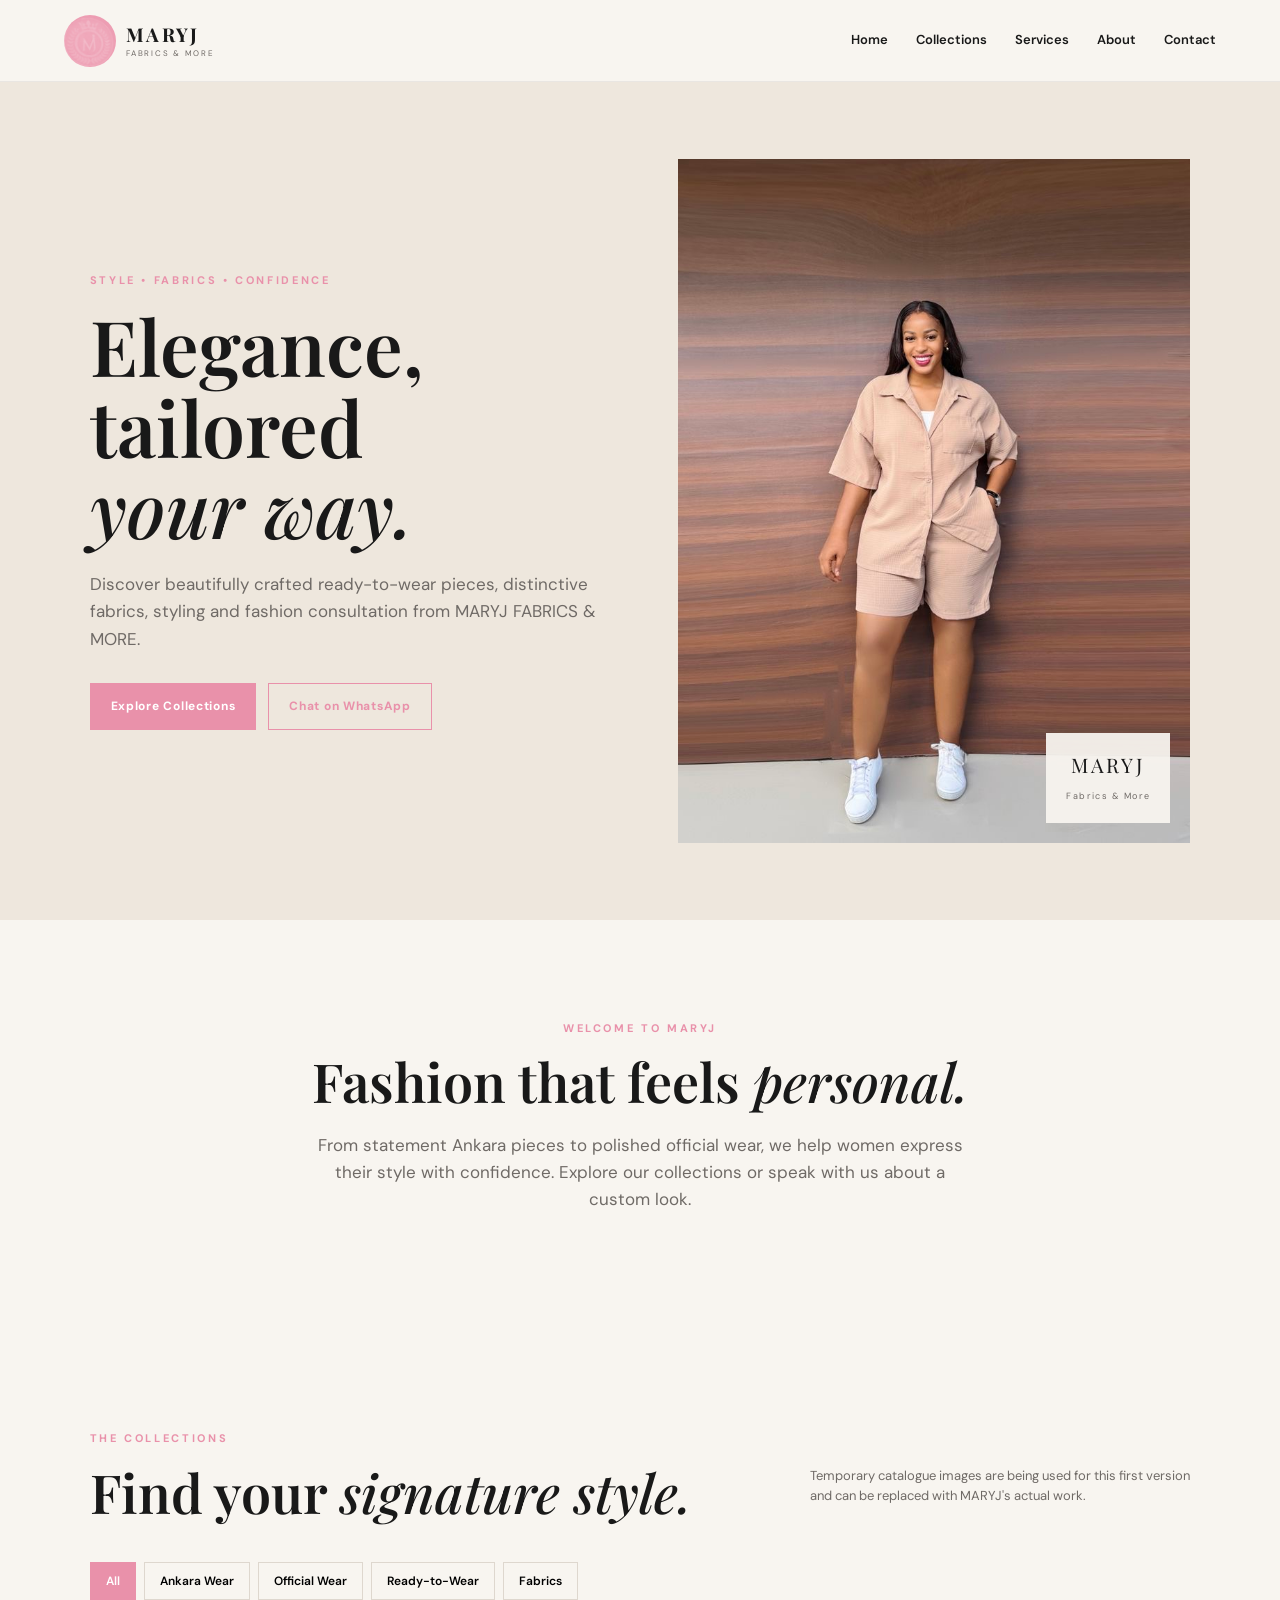
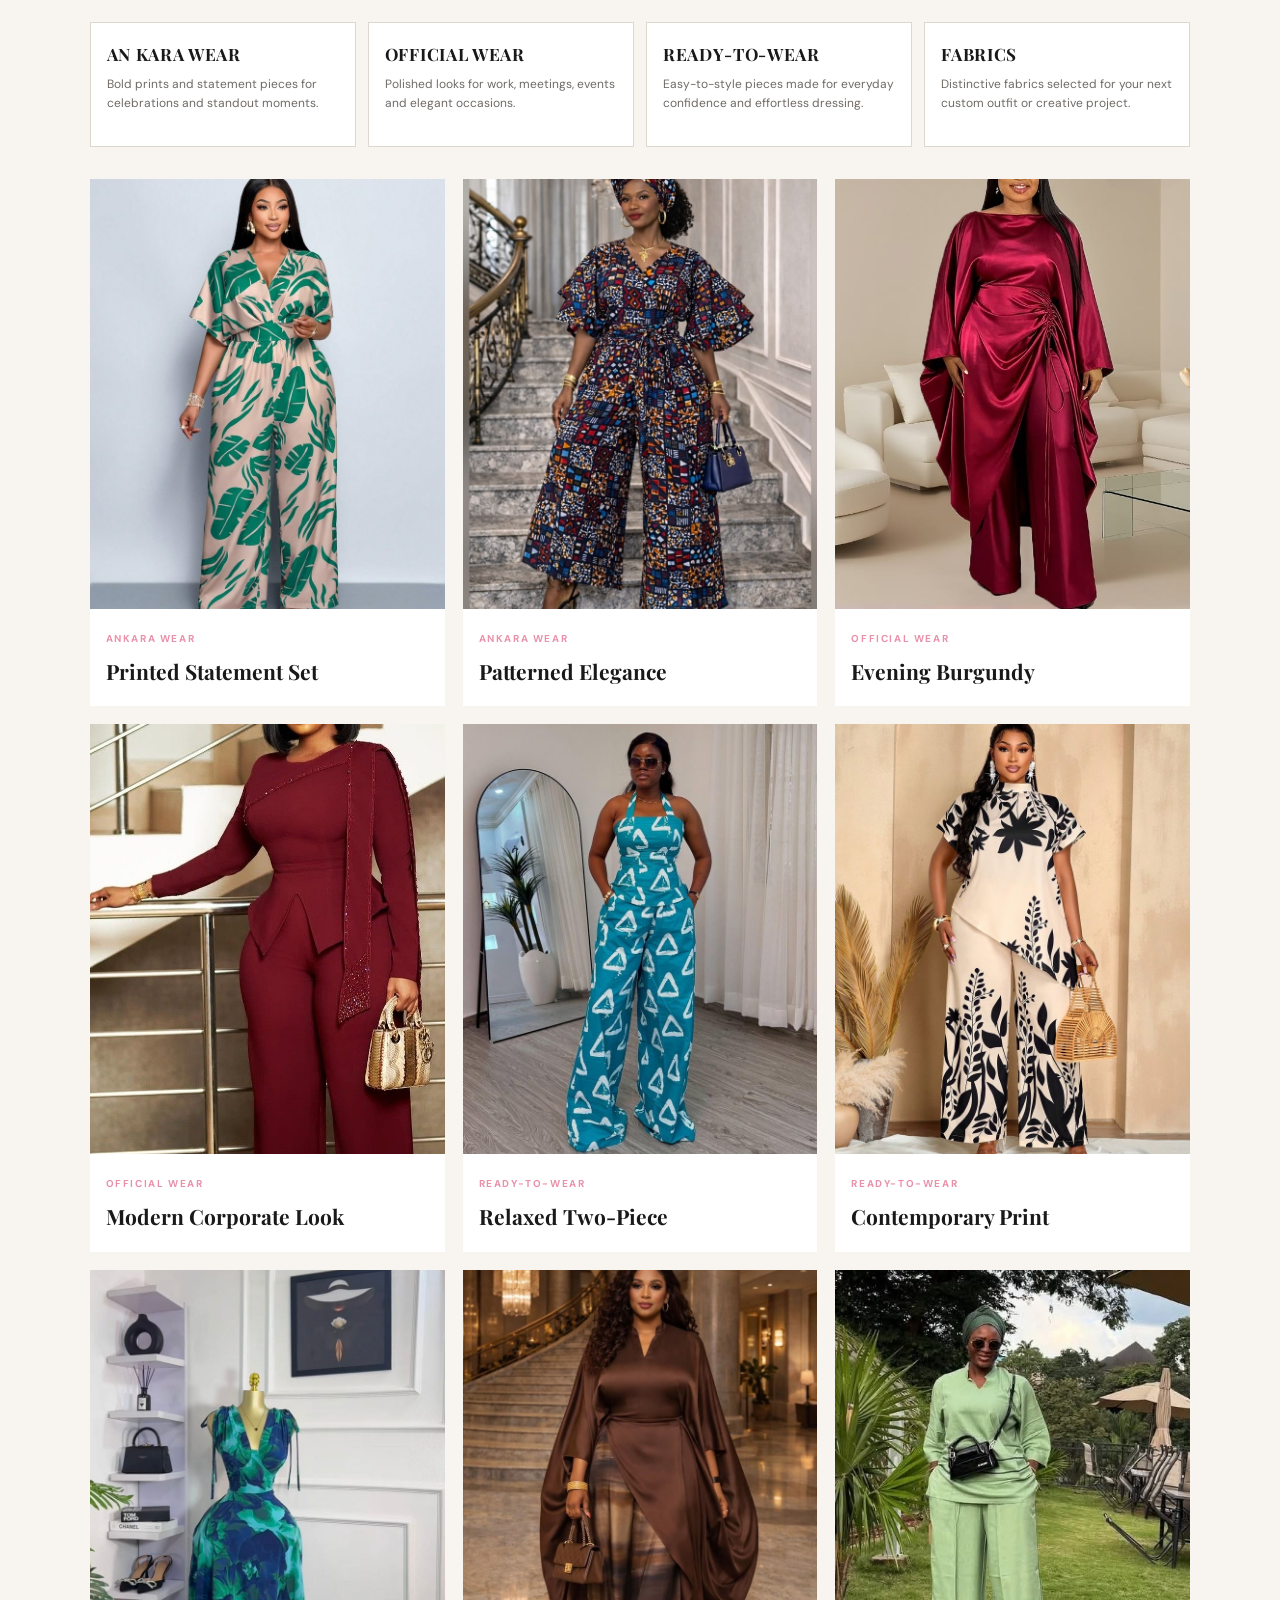
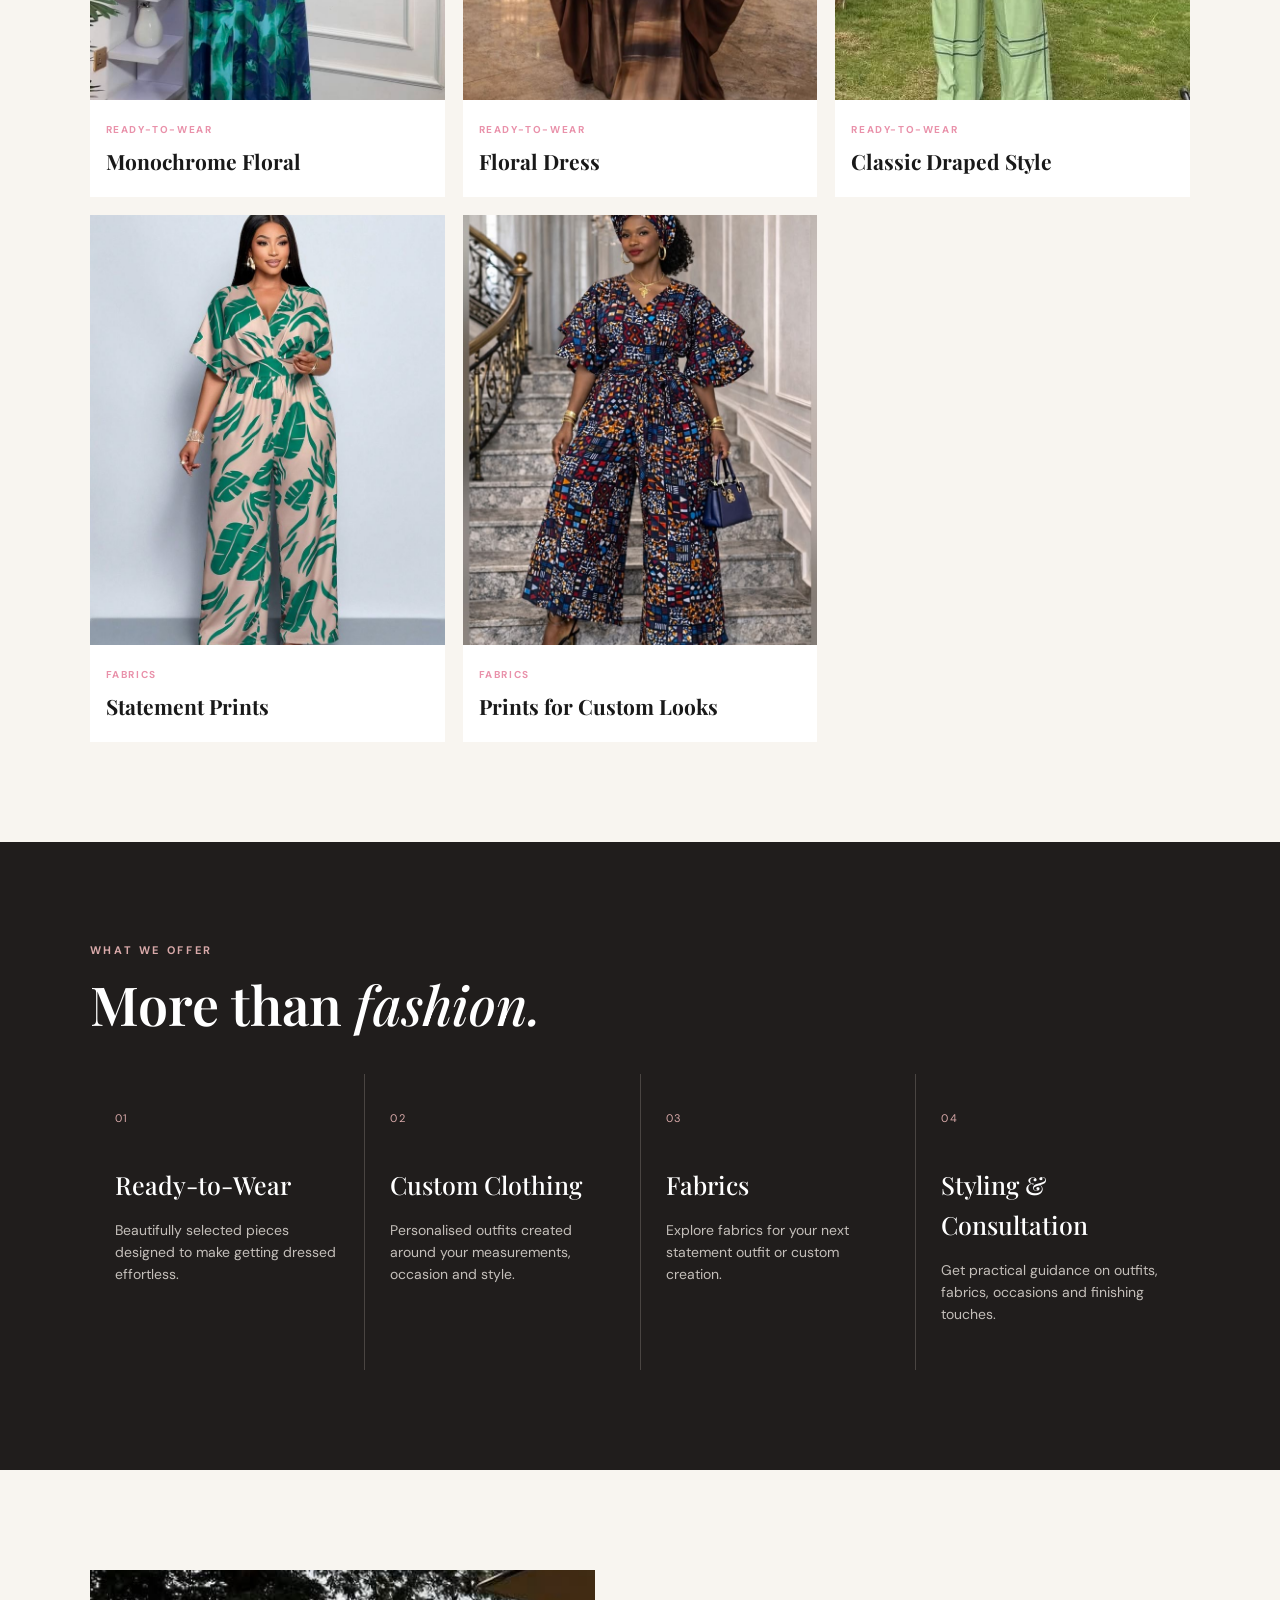
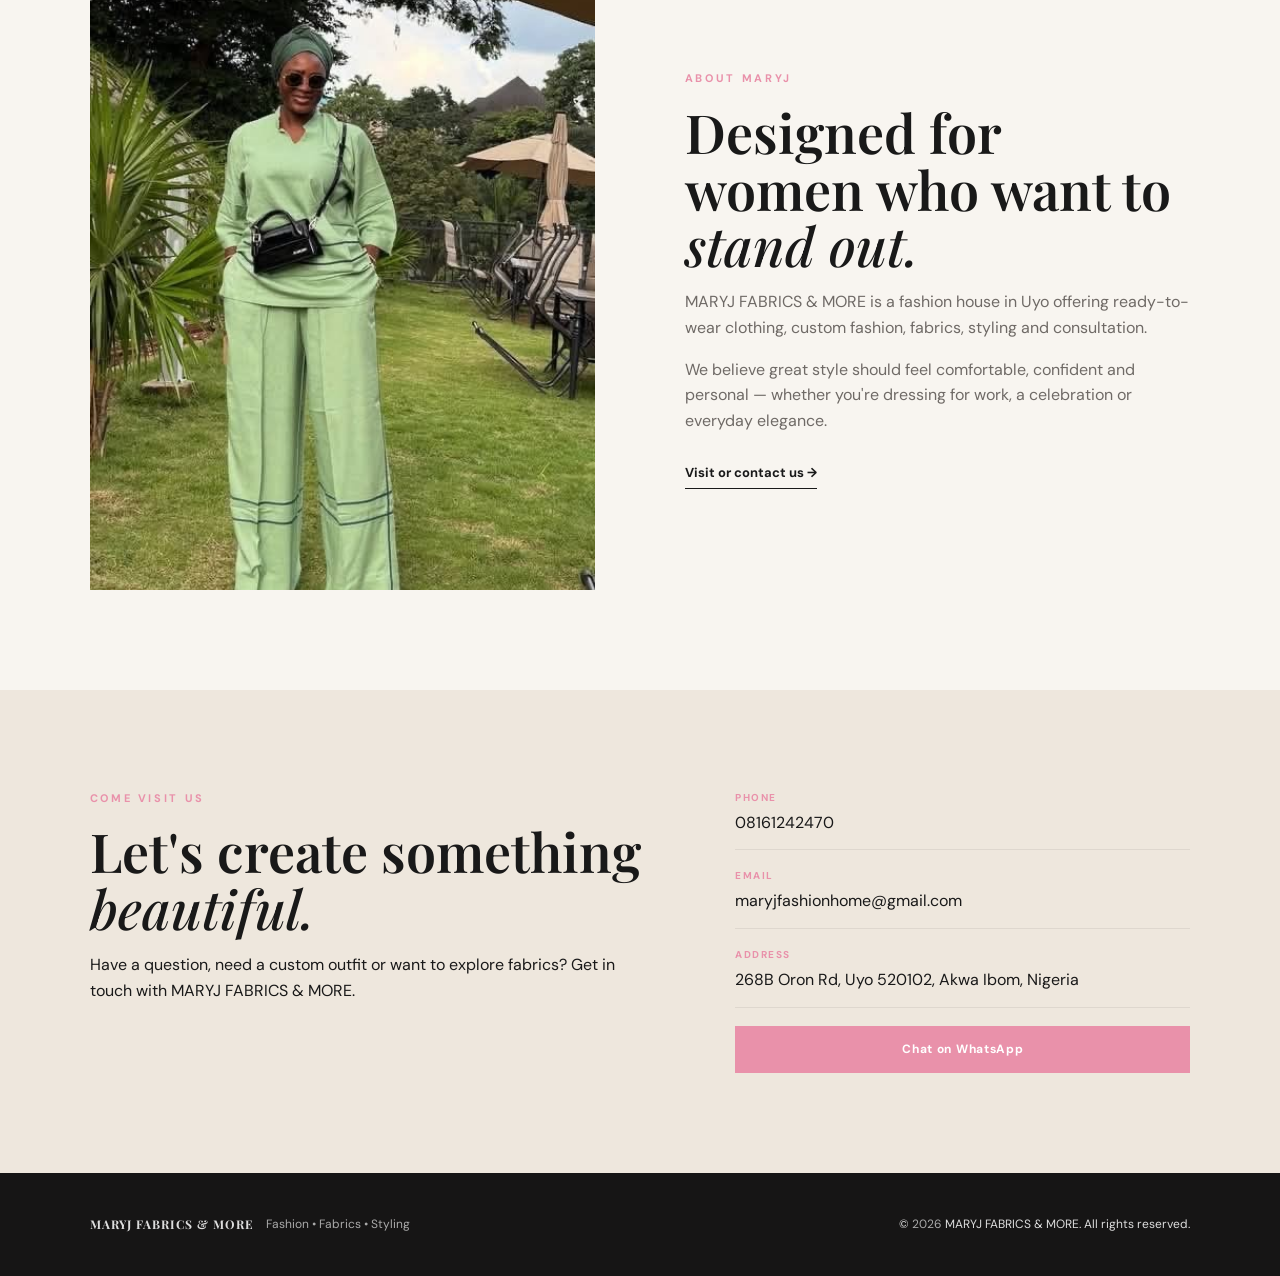
<file: index.html>
<!doctype html>
<html lang="en">
<head>
  <meta charset="utf-8">
  <meta name="viewport" content="width=device-width, initial-scale=1">
  <meta name="description" content="MARYJ FABRICS & MORE — ready-to-wear fashion, fabrics, styling and fashion consultation in Uyo, Akwa Ibom.">
  <title>MARYJ FABRICS & MORE | Fashion & Fabrics</title>
  <link rel="preconnect" href="https://fonts.googleapis.com">
  <link rel="preconnect" href="https://fonts.gstatic.com" crossorigin>
  <link href="https://fonts.googleapis.com/css2?family=DM+Sans:wght@400;500;600;700&family=Playfair+Display:wght@500;600;700&display=swap" rel="stylesheet">
  <link rel="stylesheet" href="style.css">
</head>
<body>
  <header class="site-header">
    <a class="brand" href="#home" aria-label="MARYJ FABRICS & MORE home">
      <img src="assets/logo.jpeg" alt="MARYJ FABRICS & MORE logo">
      <span><strong>MARYJ</strong><small>FABRICS & MORE</small></span>
    </a>
    <button class="menu-toggle" aria-label="Open menu">☰</button>
    <nav class="nav">
      <a href="#home">Home</a>
      <a href="#collections">Collections</a>
      <a href="#services">Services</a>
      <a href="#about">About</a>
      <a href="#contact">Contact</a>
    </nav>
  </header>

  <main id="home">
    <section class="hero">
      <div class="hero-copy">
        <p class="eyebrow">STYLE • FABRICS • CONFIDENCE</p>
        <h1>Elegance, tailored<br><em>your way.</em></h1>
        <p class="hero-text">Discover beautifully crafted ready-to-wear pieces, distinctive fabrics, styling and fashion consultation from MARYJ FABRICS & MORE.</p>
        <div class="actions">
          <a class="btn btn-dark" href="#collections">Explore Collections</a>
          <a class="btn btn-light" href="https://wa.me/2348161242470?text=Hello%20MARYJ%20FABRICS%20%26%20MORE%2C%20I%27d%20like%20to%20make%20an%20enquiry." target="_blank" rel="noopener">Chat on WhatsApp</a>
        </div>
      </div>
      <div class="hero-image">
        <img src="assets/ready-01.jpeg" alt="Fashion look">
        <div class="hero-badge"><span>MARYJ</span><small>Fabrics & More</small></div>
      </div>
    </section>

    <section class="intro section">
      <p class="eyebrow">WELCOME TO MARYJ</p>
      <h2>Fashion that feels <em>personal.</em></h2>
      <p>From statement Ankara pieces to polished official wear, we help women express their style with confidence. Explore our collections or speak with us about a custom look.</p>
    </section>

    <section id="collections" class="section">
      <div class="section-heading">
        <div>
          <p class="eyebrow">THE COLLECTIONS</p>
          <h2>Find your <em>signature style.</em></h2>
        </div>
        <p class="section-note">Temporary catalogue images are being used for this first version and can be replaced with MARYJ's actual work.</p>
      </div>

      <div class="collection-switcher" role="tablist">
        <button class="filter active" data-filter="all">All</button>
        <button class="filter" data-filter="ankara">Ankara Wear</button>
        <button class="filter" data-filter="official">Official Wear</button>
        <button class="filter" data-filter="ready">Ready-to-Wear</button>
        <button class="filter" data-filter="fabrics">Fabrics</button>
      </div>

      <div class="collection-intro">
        <div><strong>AN KARA WEAR</strong><span>Bold prints and statement pieces for celebrations and standout moments.</span></div>
        <div><strong>OFFICIAL WEAR</strong><span>Polished looks for work, meetings, events and elegant occasions.</span></div>
        <div><strong>READY-TO-WEAR</strong><span>Easy-to-style pieces made for everyday confidence and effortless dressing.</span></div>
        <div><strong>FABRICS</strong><span>Distinctive fabrics selected for your next custom outfit or creative project.</span></div>
      </div>

      <div class="gallery">
        <article class="card" data-category="ankara">
          <img src="assets/ankara-01.jpeg" alt="Ankara fashion look">
          <div class="card-info"><span>Ankara Wear</span><h3>Printed Statement Set</h3></div>
        </article>
        <article class="card" data-category="ankara">
          <img src="assets/ankara-02.jpeg" alt="Ankara fashion look">
          <div class="card-info"><span>Ankara Wear</span><h3>Patterned Elegance</h3></div>
        </article>
        <article class="card" data-category="official">
          <img src="assets/official-01.jpeg" alt="Elegant official wear">
          <div class="card-info"><span>Official Wear</span><h3>Evening Burgundy</h3></div>
        </article>
        <article class="card" data-category="official">
          <img src="assets/official-02.jpeg" alt="Elegant official wear">
          <div class="card-info"><span>Official Wear</span><h3>Modern Corporate Look</h3></div>
        </article>
        <article class="card" data-category="ready">
          <img src="assets/ready-02.jpeg" alt="Ready-to-wear outfit">
          <div class="card-info"><span>Ready-to-Wear</span><h3>Relaxed Two-Piece</h3></div>
        </article>
        <article class="card" data-category="ready">
          <img src="assets/ready-03.jpeg" alt="Ready-to-wear outfit">
          <div class="card-info"><span>Ready-to-Wear</span><h3>Contemporary Print</h3></div>
        </article>
        <article class="card" data-category="ready">
          <img src="assets/ready-04.jpeg" alt="Ready-to-wear outfit">
          <div class="card-info"><span>Ready-to-Wear</span><h3>Monochrome Floral</h3></div>
        </article>
        <article class="card" data-category="ready">
          <img src="assets/ready-05.jpeg" alt="Ready-to-wear outfit">
          <div class="card-info"><span>Ready-to-Wear</span><h3>Floral Dress</h3></div>
        </article>
        <article class="card" data-category="ready">
          <img src="assets/ready-06.jpeg" alt="Ready-to-wear outfit">
          <div class="card-info"><span>Ready-to-Wear</span><h3>Classic Draped Style</h3></div>
        </article>
        <article class="card" data-category="fabrics">
          <img src="assets/ankara-01.jpeg" alt="Featured fabric pattern">
          <div class="card-info"><span>Fabrics</span><h3>Statement Prints</h3></div>
        </article>
        <article class="card" data-category="fabrics">
          <img src="assets/ankara-02.jpeg" alt="Featured fabric pattern">
          <div class="card-info"><span>Fabrics</span><h3>Prints for Custom Looks</h3></div>
        </article>
      </div>
    </section>

    <section id="services" class="services section">
      <div class="section-heading">
        <div><p class="eyebrow">WHAT WE OFFER</p><h2>More than <em>fashion.</em></h2></div>
      </div>
      <div class="service-grid">
        <article><span>01</span><h3>Ready-to-Wear</h3><p>Beautifully selected pieces designed to make getting dressed effortless.</p></article>
        <article><span>02</span><h3>Custom Clothing</h3><p>Personalised outfits created around your measurements, occasion and style.</p></article>
        <article><span>03</span><h3>Fabrics</h3><p>Explore fabrics for your next statement outfit or custom creation.</p></article>
        <article><span>04</span><h3>Styling & Consultation</h3><p>Get practical guidance on outfits, fabrics, occasions and finishing touches.</p></article>
      </div>
    </section>

    <section id="about" class="about section">
      <div class="about-image"><img src="assets/ready-06.jpeg" alt="MARYJ fashion inspiration"></div>
      <div class="about-copy">
        <p class="eyebrow">ABOUT MARYJ</p>
        <h2>Designed for women who want to <em>stand out.</em></h2>
        <p>MARYJ FABRICS & MORE is a fashion house in Uyo offering ready-to-wear clothing, custom fashion, fabrics, styling and consultation.</p>
        <p>We believe great style should feel comfortable, confident and personal — whether you're dressing for work, a celebration or everyday elegance.</p>
        <a class="text-link" href="#contact">Visit or contact us →</a>
      </div>
    </section>

    <section id="contact" class="contact section">
      <div>
        <p class="eyebrow">COME VISIT US</p>
        <h2>Let's create something <em>beautiful.</em></h2>
        <p>Have a question, need a custom outfit or want to explore fabrics? Get in touch with MARYJ FABRICS & MORE.</p>
      </div>
      <div class="contact-details">
        <a href="tel:+2348161242470"><strong>Phone</strong><span>08161242470</span></a>
        <a href="mailto:maryjfashionhome@gmail.com"><strong>Email</strong><span>maryjfashionhome@gmail.com</span></a>
        <div><strong>Address</strong><span>268B Oron Rd, Uyo 520102, Akwa Ibom, Nigeria</span></div>
        <a class="btn btn-dark" href="https://wa.me/2348161242470?text=Hello%20MARYJ%20FABRICS%20%26%20MORE%2C%20I%27d%20like%20to%20make%20an%20enquiry." target="_blank" rel="noopener">Chat on WhatsApp</a>
      </div>
    </section>
  </main>

  <footer>
    <div><strong>MARYJ FABRICS & MORE</strong><span>Fashion • Fabrics • Styling</span></div>
    <p>© <span id="year"></span> MARYJ FABRICS & MORE. All rights reserved.</p>
  </footer>

  <script src="script.js"></script>
</body>
</html>
</file>
<file: style.css>
:root{
  --ink:#191919;--muted:#6f6a66;--paper:#f8f5f0;--cream:#eee7dd;--line:#ded7ce;--accent:#e991aa;
  --serif:"Playfair Display",Georgia,serif;--sans:"DM Sans",Arial,sans-serif;
}
*{box-sizing:border-box}html{scroll-behavior:smooth}body{margin:0;color:var(--ink);background:var(--paper);font-family:var(--sans);line-height:1.6}
img{display:block;width:100%;object-fit:cover}a{color:inherit;text-decoration:none}.site-header{height:82px;padding:12px 5vw;display:flex;align-items:center;justify-content:space-between;background:rgba(248,245,240,.96);position:sticky;top:0;z-index:20;border-bottom:1px solid rgba(0,0,0,.06);backdrop-filter:blur(10px)}
.brand{display:flex;align-items:center;gap:10px}.brand img{width:52px;height:52px;border-radius:50%;object-fit:cover}.brand span{display:flex;flex-direction:column;line-height:1}.brand strong{font-family:var(--serif);font-size:19px;letter-spacing:.12em}.brand small{font-size:8px;letter-spacing:.22em;margin-top:5px;color:var(--muted)}
.nav{display:flex;gap:28px;font-size:13px;font-weight:600}.nav a:hover{color:var(--accent)}.menu-toggle{display:none;border:0;background:none;font-size:25px}
.hero{min-height:calc(100vh - 82px);display:grid;grid-template-columns:1fr 1fr;gap:6vw;align-items:center;padding:6vw 7vw;background:var(--cream)}.hero-copy{max-width:600px}.eyebrow{font-size:11px;letter-spacing:.24em;font-weight:700;color:var(--accent);margin:0 0 16px}.hero h1,h2{font-family:var(--serif);font-weight:600;line-height:1.05;margin:0}.hero h1{font-size:clamp(48px,6vw,86px)}h2{font-size:clamp(38px,4.2vw,62px)}em{font-style:italic;font-weight:500}.hero-text{font-size:17px;color:var(--muted);max-width:530px;margin:24px 0 30px}.actions{display:flex;gap:12px;flex-wrap:wrap}.btn{display:inline-flex;justify-content:center;align-items:center;padding:13px 20px;border:1px solid var(--ink);font-size:12px;font-weight:700;letter-spacing:.06em}.btn-dark{background:var(--accent);color:#fff;border-color:var(--accent)}.btn-light{background:transparent;border-color:var(--accent);color:var(--accent)}.hero-image{height:min(76vh,720px);position:relative;overflow:hidden}.hero-image img{height:100%}.hero-badge{position:absolute;right:20px;bottom:20px;background:rgba(248,245,240,.94);padding:16px 20px;text-align:center}.hero-badge span{display:block;font-family:var(--serif);font-size:20px;letter-spacing:.14em}.hero-badge small{font-size:9px;letter-spacing:.16em;color:var(--muted)}
.section{padding:100px 7vw}.intro{text-align:center;max-width:850px;margin:auto}.intro h2{margin-bottom:22px}.intro>p:last-child{color:var(--muted);font-size:17px}
.section-heading{display:flex;justify-content:space-between;align-items:end;gap:30px;margin-bottom:42px}.section-note{max-width:380px;color:var(--muted);font-size:13px}.collection-switcher{display:flex;gap:8px;flex-wrap:wrap;margin-bottom:22px}.filter{border:1px solid var(--line);background:transparent;padding:10px 15px;font:600 12px var(--sans);cursor:pointer}.filter.active,.filter:hover{background:var(--accent);color:#fff;border-color:var(--accent)}
.collection-intro{display:grid;grid-template-columns:repeat(4,1fr);gap:12px;margin:0 0 32px}.collection-intro>div{background:#fff;border:1px solid var(--line);padding:18px 16px;min-height:125px}.collection-intro strong{display:block;font-family:var(--serif);font-size:17px;letter-spacing:.04em}.collection-intro span{display:block;color:var(--muted);font-size:12px;line-height:1.55;margin-top:7px}.gallery{display:grid;grid-template-columns:repeat(3,1fr);gap:18px}.card{background:#fff;transition:transform .25s,box-shadow .25s}.card:hover{transform:translateY(-4px);box-shadow:0 16px 35px rgba(0,0,0,.08)}.card img{height:430px}.card-info{padding:15px 16px 18px}.card-info span{font-size:10px;text-transform:uppercase;letter-spacing:.16em;color:var(--accent);font-weight:700}.card-info h3{font-family:var(--serif);font-size:21px;margin:5px 0 0}.card.hidden{display:none}
.services{background:#201d1c;color:#fff}.services .eyebrow{color:#d8a9a9}.service-grid{display:grid;grid-template-columns:repeat(4,1fr);gap:1px;background:#4a4542;margin-top:35px}.service-grid article{background:#201d1c;padding:30px 25px;min-height:220px}.service-grid span{font-size:11px;color:#d8a9a9;letter-spacing:.15em}.service-grid h3{font-family:var(--serif);font-size:25px;font-weight:500;margin:35px 0 10px}.service-grid p{color:#c4bfba;font-size:14px}
.about{display:grid;grid-template-columns:1fr 1fr;gap:7vw;align-items:center}.about-image{height:620px}.about-image img{height:100%}.about-copy p:not(.eyebrow){color:var(--muted);font-size:16px}.text-link{display:inline-block;margin-top:14px;border-bottom:1px solid var(--ink);padding-bottom:4px;font-weight:700;font-size:13px}
.contact{display:grid;grid-template-columns:1.1fr .9fr;gap:7vw;background:var(--cream)}.contact>div:first-child{max-width:620px}.contact-details{display:flex;flex-direction:column;gap:18px}.contact-details a:not(.btn),.contact-details>div{border-bottom:1px solid var(--line);padding-bottom:14px;display:flex;flex-direction:column}.contact-details strong{font-size:10px;text-transform:uppercase;letter-spacing:.15em;color:var(--accent)}.contact-details span{font-size:16px;margin-top:4px}
footer{padding:30px 7vw;display:flex;justify-content:space-between;gap:20px;background:#161515;color:#ddd;font-size:12px}footer div{display:flex;gap:12px;align-items:center}footer strong{font-family:var(--serif);letter-spacing:.08em}footer span{color:#aaa}
@media(max-width:900px){.hero{grid-template-columns:1fr;padding:55px 6vw}.hero-image{height:560px}.gallery{grid-template-columns:repeat(2,1fr)}.collection-intro{grid-template-columns:repeat(2,1fr)}.service-grid{grid-template-columns:repeat(2,1fr)}.about,.contact{grid-template-columns:1fr}.about-image{height:500px}.section{padding:80px 6vw}}
@media(max-width:650px){.site-header{height:70px}.brand img{width:44px;height:44px}.brand strong{font-size:16px}.nav{display:none;position:absolute;top:70px;left:0;right:0;background:var(--paper);padding:20px 6vw;border-bottom:1px solid var(--line);flex-direction:column;gap:16px}.nav.open{display:flex}.menu-toggle{display:block}.hero{min-height:auto;padding-top:45px}.hero h1{font-size:52px}.hero-image{height:500px}.gallery{grid-template-columns:1fr}.collection-intro{grid-template-columns:1fr}.card img{height:500px}.section-heading{display:block}.section-note{margin-top:15px}.service-grid{grid-template-columns:1fr}.about-image{height:460px}.contact{padding-bottom:70px}footer{flex-direction:column}}
</file>
